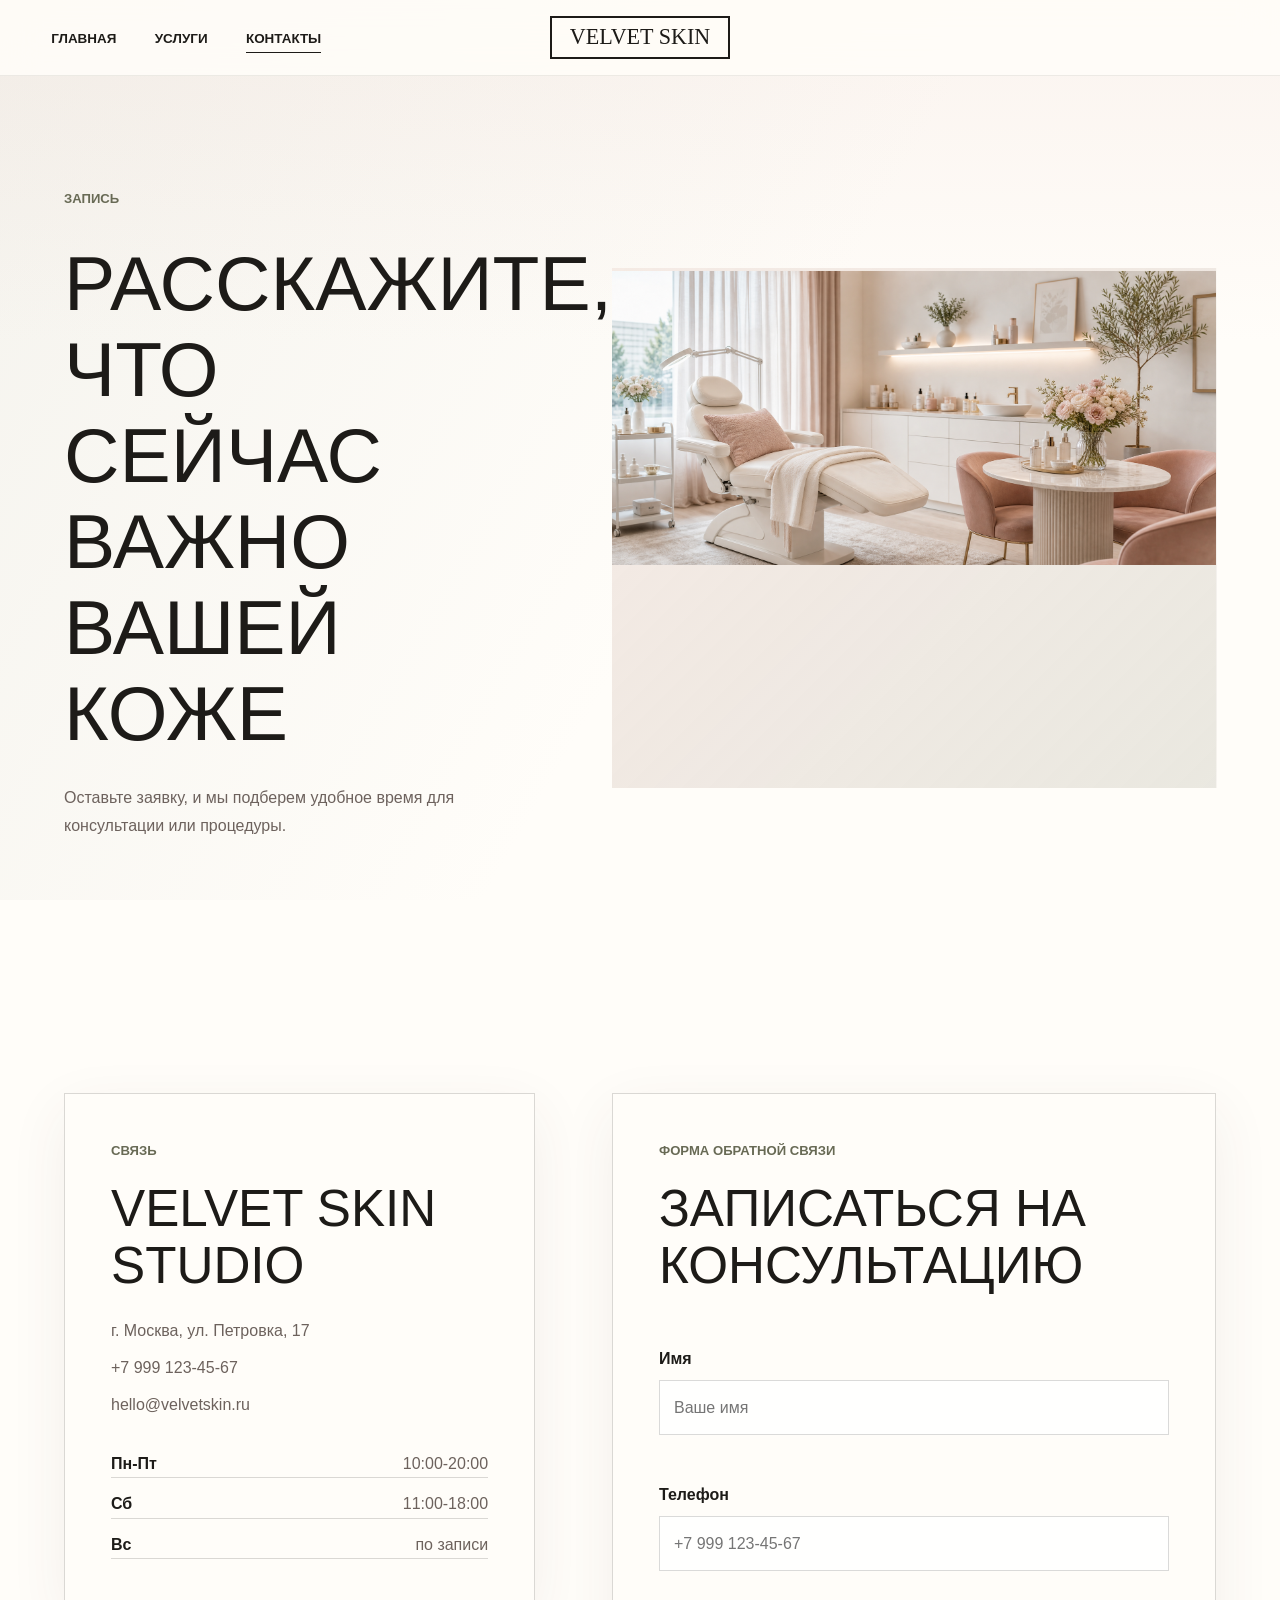
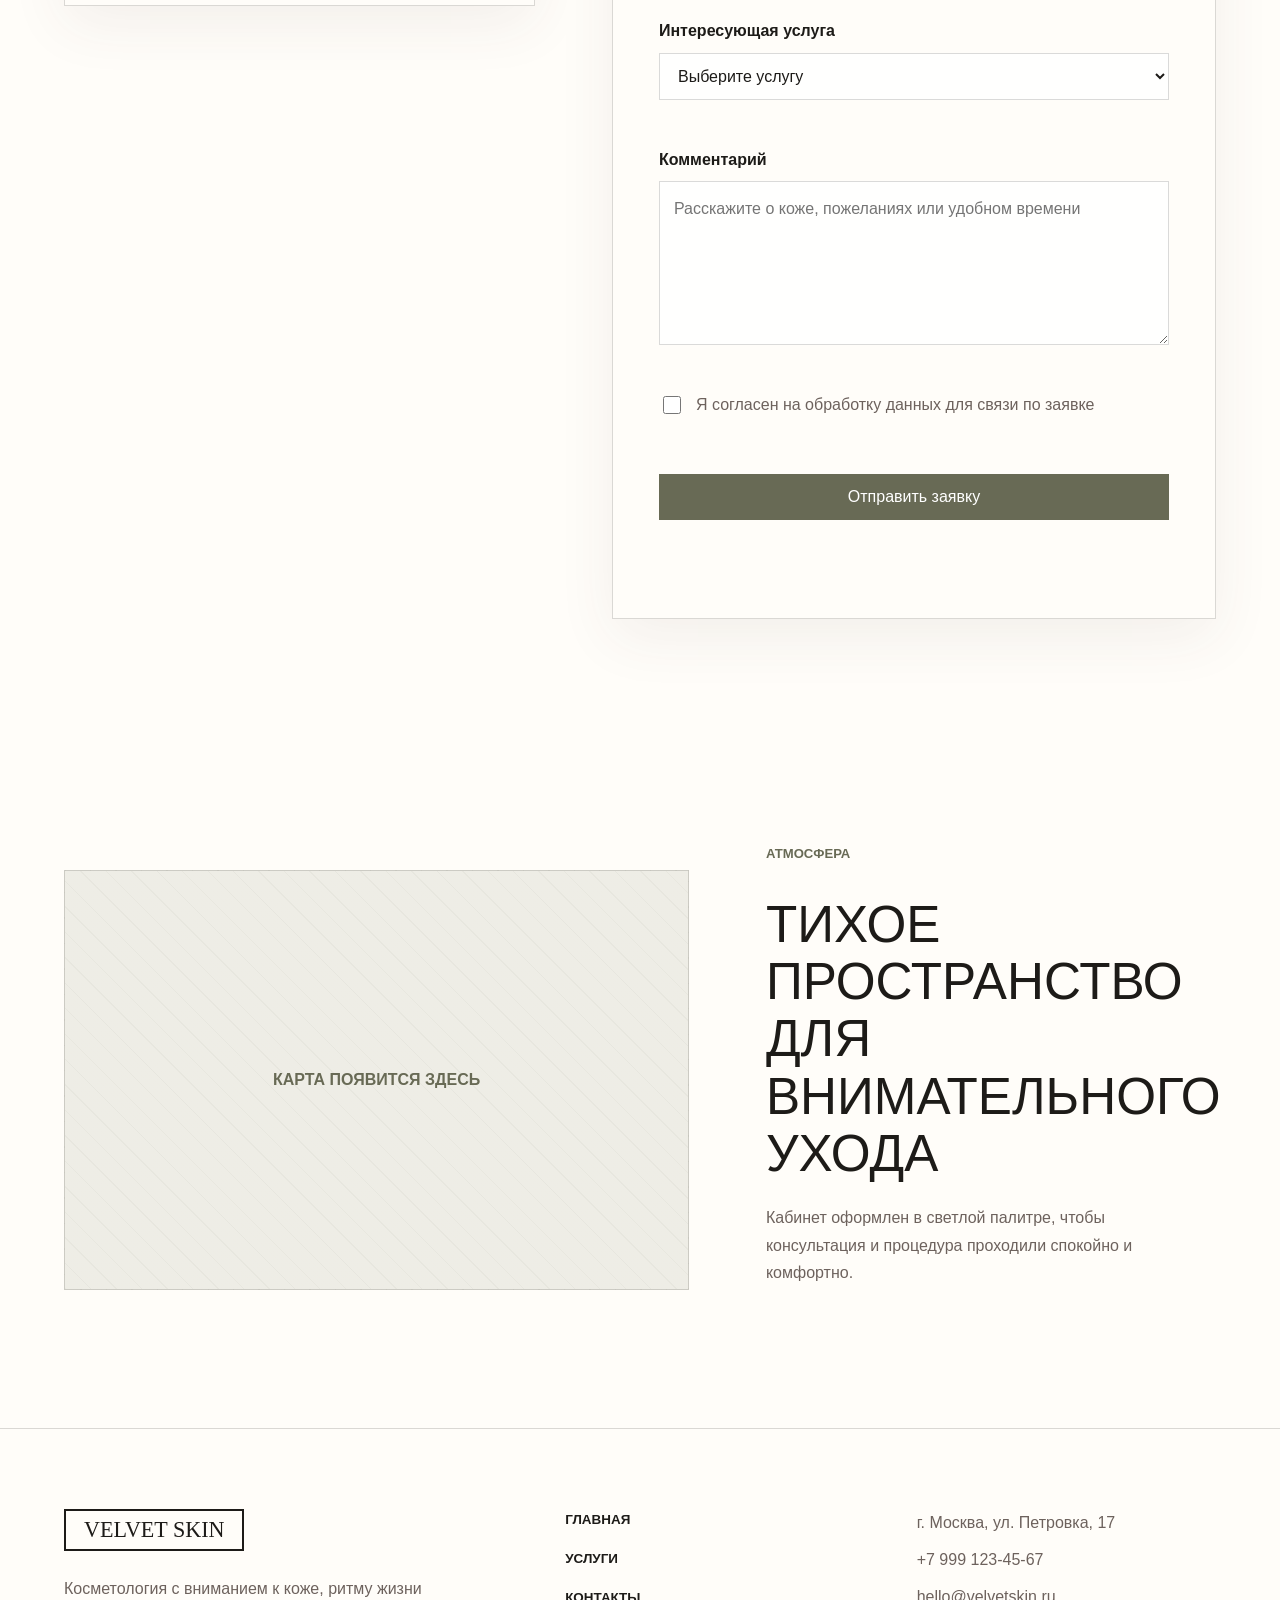
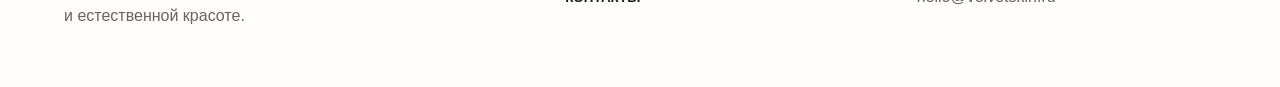
<file: contacts.html>
<!DOCTYPE html>
<html lang="ru">
<head>
  <meta charset="UTF-8">
  <meta name="viewport" content="width=device-width, initial-scale=1.0">
  <meta name="description" content="Контакты косметолога Velvet Skin: запись на консультацию, адрес, телефон и форма обратной связи.">
  <link rel="stylesheet" href="css/style.css">
  <title>Контакты | Velvet Skin</title>
</head>
<body>
  <header class="site-header">
    <a class="logo" href="index.html" aria-label="Velvet Skin, главная страница">Velvet Skin</a>

    <button class="nav-toggle" type="button" aria-label="Открыть меню" aria-expanded="false" aria-controls="site-nav" data-nav-toggle>
      <span></span>
      <span></span>
      <span></span>
    </button>

    <nav class="site-nav" id="site-nav" aria-label="Основная навигация" data-nav>
      <ul>
        <li><a href="index.html">Главная</a></li>
        <li><a href="services.html">Услуги</a></li>
        <li><a href="contacts.html" aria-current="page">Контакты</a></li>
      </ul>
    </nav>
  </header>

  <main>
    <section class="page-hero contacts-hero" aria-labelledby="contacts-title">
      <div class="page-hero-copy" data-reveal>
        <p class="section-kicker">Запись</p>
        <h1 id="contacts-title">Расскажите, что сейчас важно вашей коже</h1>
        <p>Оставьте заявку, и мы подберем удобное время для консультации или процедуры.</p>
      </div>
      <div class="page-hero-media parallax-frame" data-parallax>
        <img src="assets/images/clinic-room.png" alt="Светлый косметологический кабинет для консультации">
      </div>
    </section>

    <section class="contact-section" aria-labelledby="contact-form-title">
      <div class="contact-details" data-reveal>
        <p class="section-kicker">Связь</p>
        <h2>Velvet Skin Studio</h2>
        <address>
          <span>г. Москва, ул. Петровка, 17</span>
          <a href="tel:+79991234567">+7 999 123-45-67</a>
          <a href="mailto:hello@velvetskin.ru">hello@velvetskin.ru</a>
        </address>
        <dl class="schedule-list">
          <div>
            <dt>Пн-Пт</dt>
            <dd>10:00-20:00</dd>
          </div>
          <div>
            <dt>Сб</dt>
            <dd>11:00-18:00</dd>
          </div>
          <div>
            <dt>Вс</dt>
            <dd>по записи</dd>
          </div>
        </dl>
      </div>

      <form class="contact-form" id="contact-form" action="#" method="post" novalidate data-contact-form>
        <div class="form-heading">
          <p class="section-kicker">Форма обратной связи</p>
          <h2 id="contact-form-title">Записаться на консультацию</h2>
        </div>

        <div class="form-field">
          <label for="name">Имя</label>
          <input type="text" id="name" name="name" autocomplete="name" required minlength="2" placeholder="Ваше имя">
          <span class="form-error" data-error-for="name"></span>
        </div>

        <div class="form-field">
          <label for="phone">Телефон</label>
          <input type="tel" id="phone" name="phone" autocomplete="tel" required placeholder="+7 999 123-45-67">
          <span class="form-error" data-error-for="phone"></span>
        </div>

        <div class="form-field">
          <label for="service">Интересующая услуга</label>
          <select id="service" name="service" required>
            <option value="">Выберите услугу</option>
            <option value="cleansing">Атравматичная чистка</option>
            <option value="hydration">Увлажняющий уход</option>
            <option value="barrier">Восстановление барьера</option>
            <option value="anti-age">Антивозрастная программа</option>
            <option value="consultation">Нужна консультация</option>
          </select>
          <span class="form-error" data-error-for="service"></span>
        </div>

        <div class="form-field">
          <label for="message">Комментарий</label>
          <textarea id="message" name="message" rows="5" placeholder="Расскажите о коже, пожеланиях или удобном времени"></textarea>
          <span class="form-error" data-error-for="message"></span>
        </div>

        <label class="form-consent" for="consent">
          <input type="checkbox" id="consent" name="consent" required>
          <span>Я согласен на обработку данных для связи по заявке</span>
        </label>
        <span class="form-error" data-error-for="consent"></span>

        <button class="button button-primary" type="submit">Отправить заявку</button>
        <p class="form-status" aria-live="polite" data-form-status></p>
      </form>
    </section>

    <section class="studio-location layered-section" aria-labelledby="location-title">
      <div class="location-map" aria-label="Зона карты">
        <p>Карта появится здесь</p>
      </div>
      <div class="location-copy" data-reveal>
        <p class="section-kicker">Атмосфера</p>
        <h2 id="location-title">Тихое пространство для внимательного ухода</h2>
        <p>Кабинет оформлен в светлой палитре, чтобы консультация и процедура проходили спокойно и комфортно.</p>
      </div>
    </section>
  </main>

  <footer class="site-footer">
    <div class="footer-brand">
      <a class="logo" href="index.html">Velvet Skin</a>
      <p>Косметология с вниманием к коже, ритму жизни и естественной красоте.</p>
    </div>
    <nav class="footer-nav" aria-label="Навигация в подвале">
      <a href="index.html">Главная</a>
      <a href="services.html">Услуги</a>
      <a href="contacts.html">Контакты</a>
    </nav>
    <address class="footer-contacts">
      <span>г. Москва, ул. Петровка, 17</span>
      <a href="tel:+79991234567">+7 999 123-45-67</a>
      <a href="mailto:hello@velvetskin.ru">hello@velvetskin.ru</a>
    </address>
  </footer>
  <script src="js/script.js" defer></script>
</body>
</html>
</file>
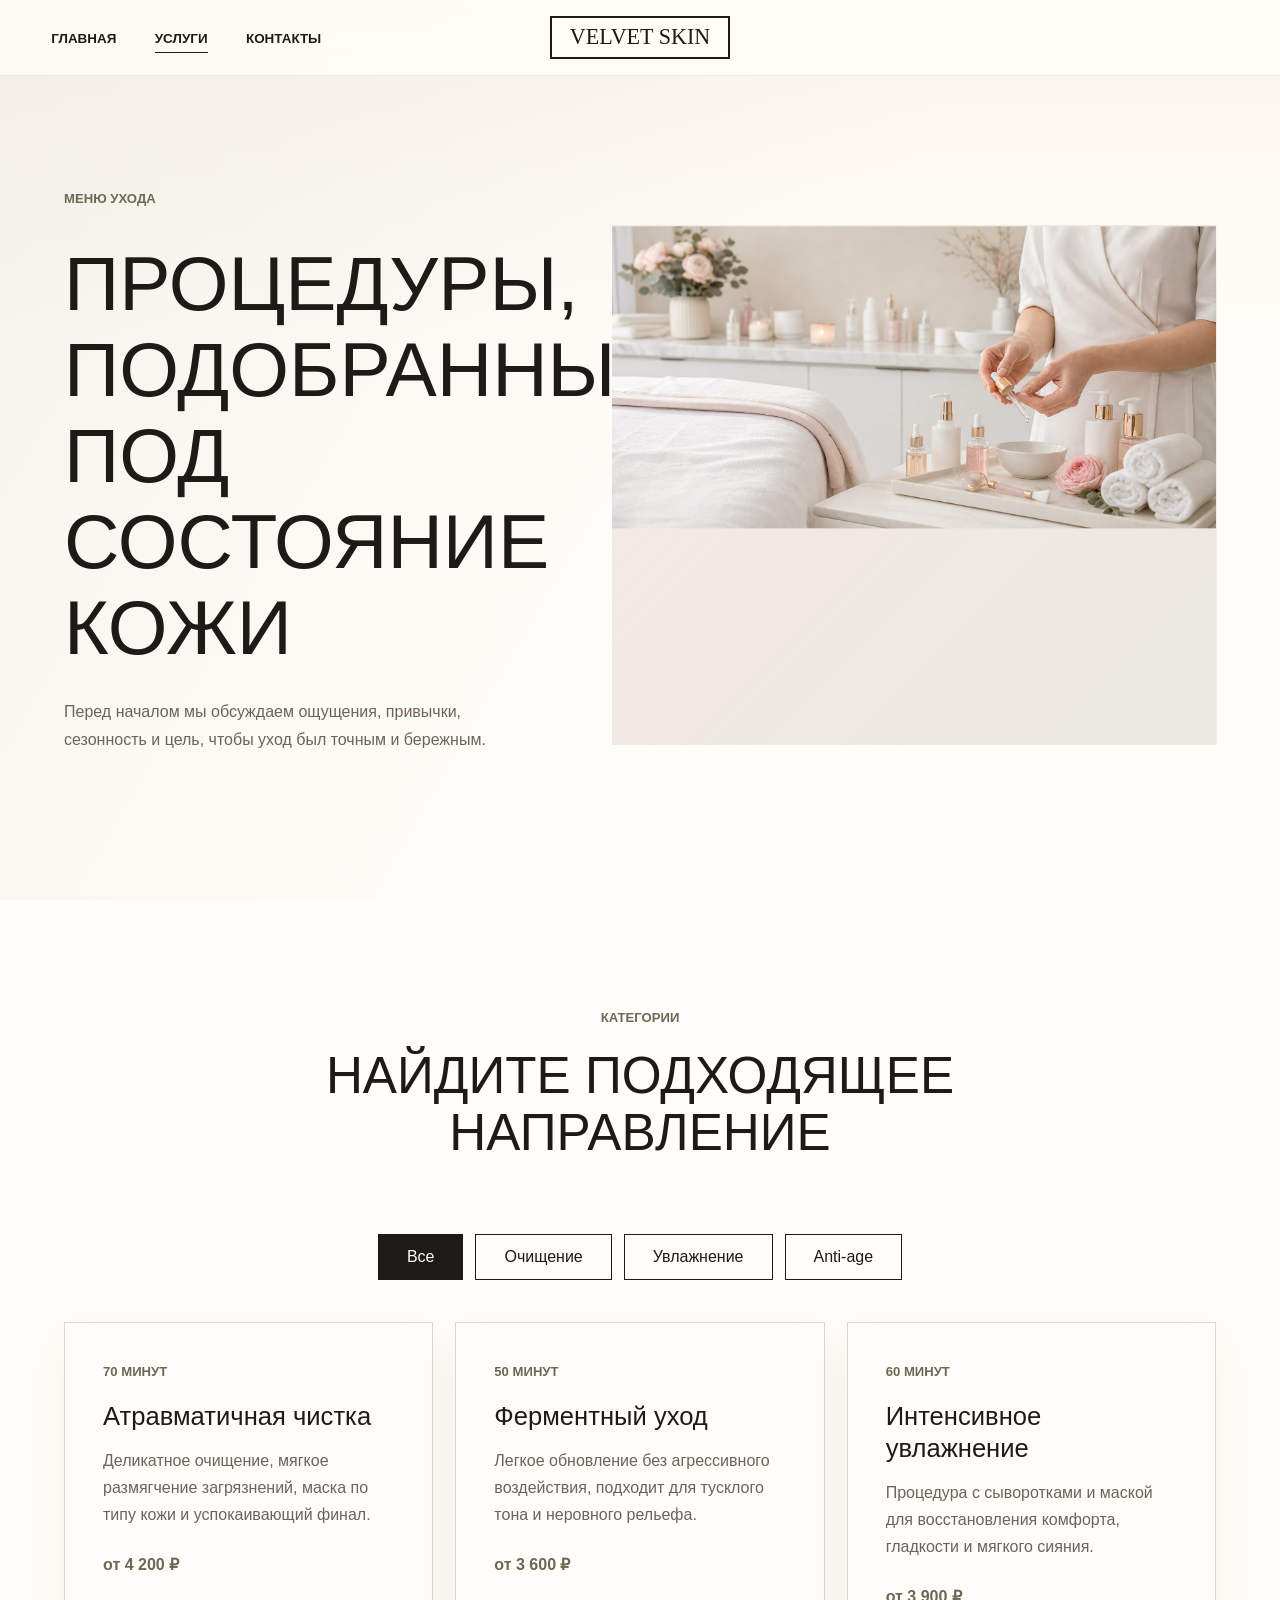
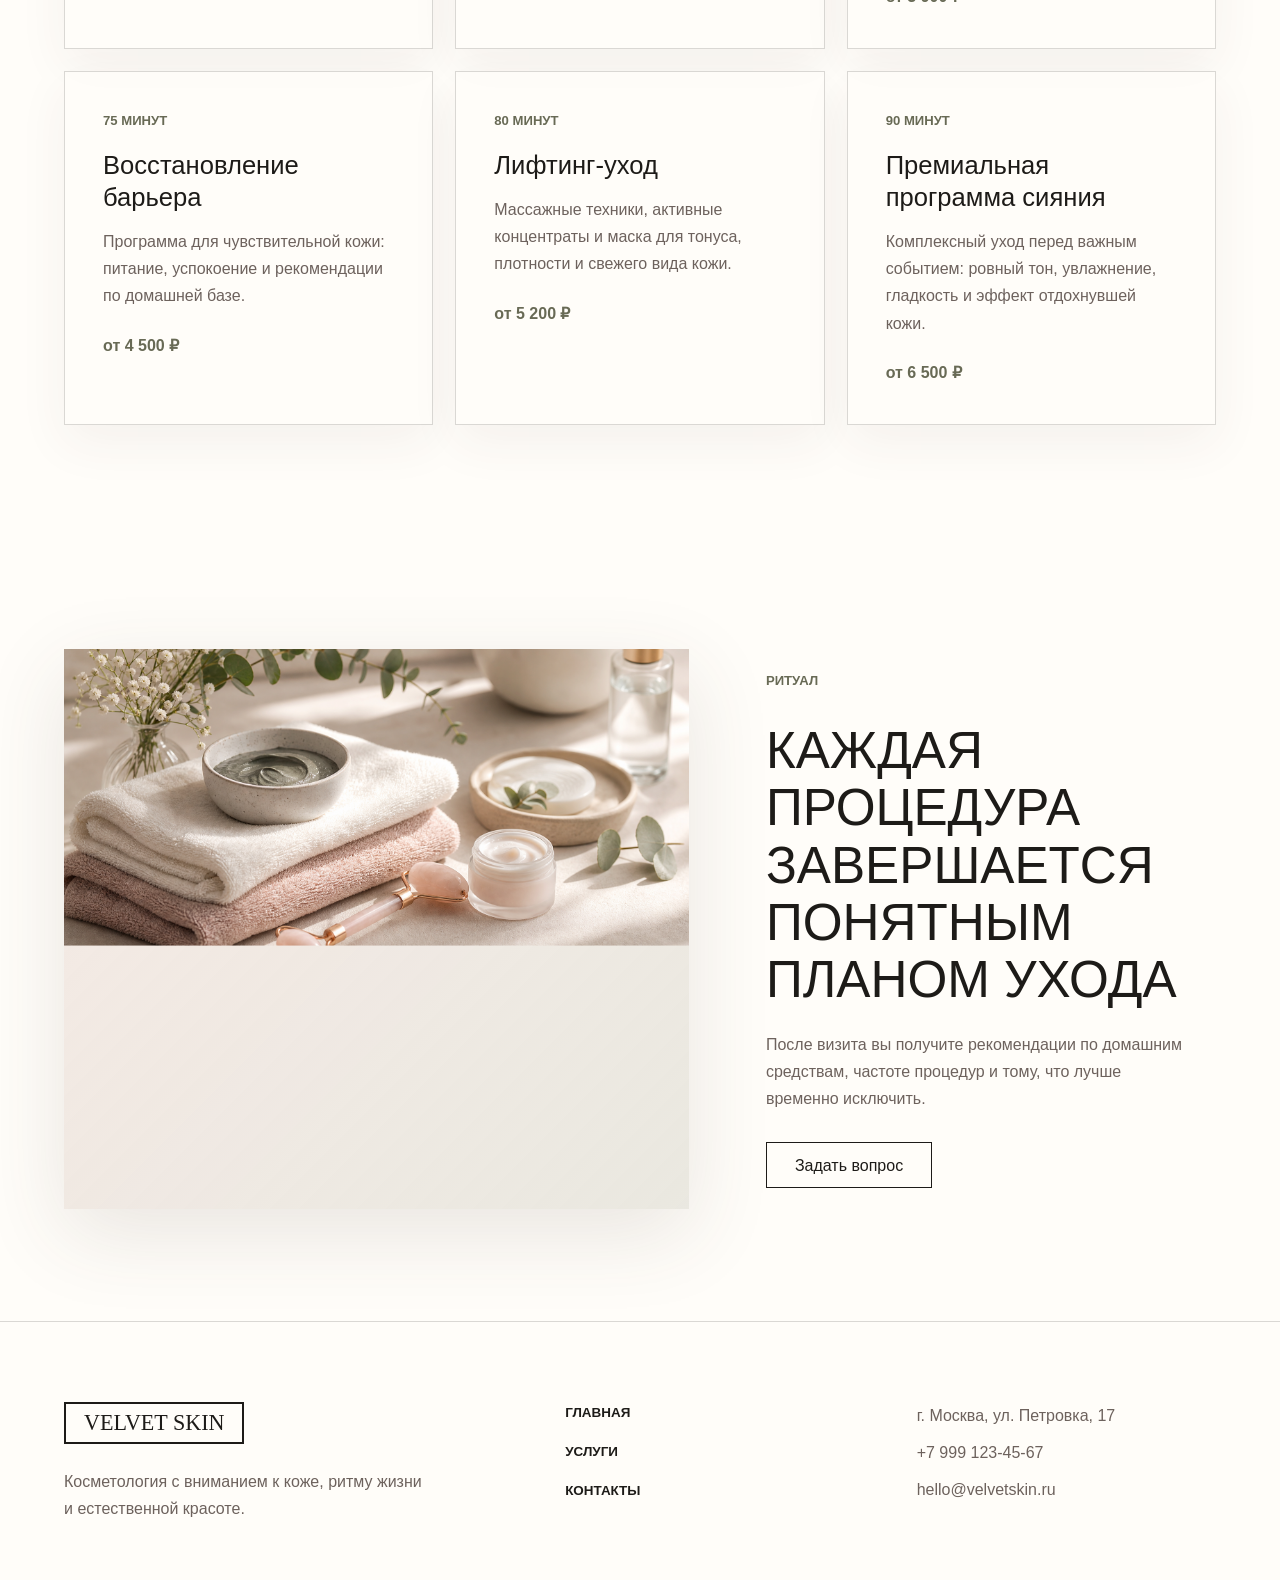
<file: services.html>
<!DOCTYPE html>
<html lang="ru">
<head>
  <meta charset="UTF-8">
  <meta name="viewport" content="width=device-width, initial-scale=1.0">
  <meta name="description" content="Услуги косметолога: чистка лица, увлажняющий уход, восстановление барьера и антивозрастные программы.">
  <link rel="stylesheet" href="css/style.css">
  <title>Услуги | Velvet Skin</title>
</head>
<body>
  <header class="site-header">
    <a class="logo" href="index.html" aria-label="Velvet Skin, главная страница">Velvet Skin</a>

    <button class="nav-toggle" type="button" aria-label="Открыть меню" aria-expanded="false" aria-controls="site-nav" data-nav-toggle>
      <span></span>
      <span></span>
      <span></span>
    </button>

    <nav class="site-nav" id="site-nav" aria-label="Основная навигация" data-nav>
      <ul>
        <li><a href="index.html">Главная</a></li>
        <li><a href="services.html" aria-current="page">Услуги</a></li>
        <li><a href="contacts.html">Контакты</a></li>
      </ul>
    </nav>
  </header>

  <main>
    <section class="page-hero services-hero" aria-labelledby="services-title">
      <div class="page-hero-copy" data-reveal>
        <p class="section-kicker">Меню ухода</p>
        <h1 id="services-title">Процедуры, подобранные под состояние кожи</h1>
        <p>Перед началом мы обсуждаем ощущения, привычки, сезонность и цель, чтобы уход был точным и бережным.</p>
      </div>
      <div class="page-hero-media parallax-frame" data-parallax>
        <img src="assets/images/services-hero.png" alt="Косметолог подбирает уходовые средства для процедуры">
      </div>
    </section>

    <section class="service-filter-section" aria-labelledby="service-filter-title">
      <div class="section-heading" data-reveal>
        <p class="section-kicker">Категории</p>
        <h2 id="service-filter-title">Найдите подходящее направление</h2>
      </div>

      <div class="service-tabs" role="tablist" aria-label="Категории услуг" data-service-tabs>
        <button type="button" role="tab" aria-selected="true" data-service-filter="all">Все</button>
        <button type="button" role="tab" aria-selected="false" data-service-filter="cleansing">Очищение</button>
        <button type="button" role="tab" aria-selected="false" data-service-filter="hydration">Увлажнение</button>
        <button type="button" role="tab" aria-selected="false" data-service-filter="anti-age">Anti-age</button>
      </div>

      <div class="services-grid" data-services-grid>
        <article class="service-card" id="cleansing" data-service-category="cleansing" data-reveal>
          <p class="service-time">70 минут</p>
          <h3>Атравматичная чистка</h3>
          <p>Деликатное очищение, мягкое размягчение загрязнений, маска по типу кожи и успокаивающий финал.</p>
          <span class="service-price">от 4 200 ₽</span>
        </article>

        <article class="service-card" data-service-category="cleansing" data-reveal>
          <p class="service-time">50 минут</p>
          <h3>Ферментный уход</h3>
          <p>Легкое обновление без агрессивного воздействия, подходит для тусклого тона и неровного рельефа.</p>
          <span class="service-price">от 3 600 ₽</span>
        </article>

        <article class="service-card" id="hydration" data-service-category="hydration" data-reveal>
          <p class="service-time">60 минут</p>
          <h3>Интенсивное увлажнение</h3>
          <p>Процедура с сыворотками и маской для восстановления комфорта, гладкости и мягкого сияния.</p>
          <span class="service-price">от 3 900 ₽</span>
        </article>

        <article class="service-card" data-service-category="hydration" data-reveal>
          <p class="service-time">75 минут</p>
          <h3>Восстановление барьера</h3>
          <p>Программа для чувствительной кожи: питание, успокоение и рекомендации по домашней базе.</p>
          <span class="service-price">от 4 500 ₽</span>
        </article>

        <article class="service-card" id="anti-age" data-service-category="anti-age" data-reveal>
          <p class="service-time">80 минут</p>
          <h3>Лифтинг-уход</h3>
          <p>Массажные техники, активные концентраты и маска для тонуса, плотности и свежего вида кожи.</p>
          <span class="service-price">от 5 200 ₽</span>
        </article>

        <article class="service-card" data-service-category="anti-age" data-reveal>
          <p class="service-time">90 минут</p>
          <h3>Премиальная программа сияния</h3>
          <p>Комплексный уход перед важным событием: ровный тон, увлажнение, гладкость и эффект отдохнувшей кожи.</p>
          <span class="service-price">от 6 500 ₽</span>
        </article>
      </div>
    </section>

    <section class="ritual-section layered-section" aria-labelledby="ritual-title">
      <div class="ritual-media parallax-frame" data-parallax>
        <img src="assets/images/ritual-care.png" alt="Косметологический ритуал с уходовыми средствами и полотенцами">
      </div>
      <div class="ritual-copy" data-reveal>
        <p class="section-kicker">Ритуал</p>
        <h2 id="ritual-title">Каждая процедура завершается понятным планом ухода</h2>
        <p>После визита вы получите рекомендации по домашним средствам, частоте процедур и тому, что лучше временно исключить.</p>
        <a class="button button-outline" href="contacts.html">Задать вопрос</a>
      </div>
    </section>
  </main>

  <footer class="site-footer">
    <div class="footer-brand">
      <a class="logo" href="index.html">Velvet Skin</a>
      <p>Косметология с вниманием к коже, ритму жизни и естественной красоте.</p>
    </div>
    <nav class="footer-nav" aria-label="Навигация в подвале">
      <a href="index.html">Главная</a>
      <a href="services.html">Услуги</a>
      <a href="contacts.html">Контакты</a>
    </nav>
    <address class="footer-contacts">
      <span>г. Москва, ул. Петровка, 17</span>
      <a href="tel:+79991234567">+7 999 123-45-67</a>
      <a href="mailto:hello@velvetskin.ru">hello@velvetskin.ru</a>
    </address>
  </footer>
  <script src="js/script.js" defer></script>
</body>
</html>
</file>
<file: css/style.css>
:root {
  --color-cream: #fbf7f2;
  --color-ivory: #fffdf9;
  --color-powder: #ead2cb;
  --color-blush: #d9aaa4;
  --color-mist: #d9d9cf;
  --color-sage: #686a55;
  --color-graphite: #1d1b18;
  --color-muted: #6d625d;
  --color-line: rgba(29, 27, 24, 0.16);
  --shadow-soft: 0 24px 80px rgba(78, 58, 50, 0.12);
  --max-width: 1180px;
  --section-space: 112px;
  --ease: cubic-bezier(0.22, 1, 0.36, 1);
}

* {
  box-sizing: border-box;
}

html {
  scroll-behavior: smooth;
}

body {
  margin: 0;
  color: var(--color-graphite);
  background: var(--color-ivory);
  font-family: "Inter", "Segoe UI", Arial, sans-serif;
  line-height: 1.7;
  text-rendering: optimizeLegibility;
}

body::before {
  content: "";
  position: fixed;
  inset: 0;
  z-index: -2;
  background:
    linear-gradient(180deg, rgba(234, 210, 203, 0.22), transparent 38%),
    linear-gradient(120deg, rgba(217, 217, 207, 0.28), transparent 56%),
    var(--color-ivory);
}

img {
  display: block;
  width: 100%;
  height: 100%;
  object-fit: cover;
}

a {
  color: inherit;
  text-decoration: none;
}

button,
input,
select,
textarea {
  font: inherit;
}

.site-header {
  position: sticky;
  top: 0;
  z-index: 50;
  display: grid;
  grid-template-columns: 1fr auto 1fr;
  align-items: center;
  min-height: 76px;
  padding: 0 clamp(18px, 4vw, 58px);
  background: rgba(255, 253, 249, 0.88);
  border-bottom: 1px solid rgba(29, 27, 24, 0.08);
  backdrop-filter: blur(18px);
}

.logo {
  justify-self: center;
  display: inline-flex;
  align-items: center;
  justify-content: center;
  min-width: 154px;
  padding: 8px 18px;
  border: 2px solid var(--color-graphite);
  color: var(--color-graphite);
  font-family: Georgia, "Times New Roman", serif;
  font-size: 1.38rem;
  line-height: 1;
  text-transform: uppercase;
  letter-spacing: 0;
}

.site-header > .logo {
  grid-column: 2;
}

.site-nav {
  grid-column: 1;
  grid-row: 1;
}

.site-nav ul {
  display: flex;
  align-items: center;
  gap: clamp(18px, 3vw, 42px);
  margin: 0;
  padding: 0;
  list-style: none;
}

.site-nav a,
.footer-nav a {
  position: relative;
  font-size: 0.84rem;
  font-weight: 600;
  text-transform: uppercase;
  letter-spacing: 0;
}

.site-nav a::after,
.footer-nav a::after {
  content: "";
  position: absolute;
  left: 0;
  right: 0;
  bottom: -7px;
  height: 1px;
  background: currentColor;
  transform: scaleX(0);
  transform-origin: right;
  transition: transform 240ms var(--ease);
}

.site-nav a:hover::after,
.site-nav a:focus-visible::after,
.site-nav a[aria-current="page"]::after,
.footer-nav a:hover::after,
.footer-nav a:focus-visible::after {
  transform: scaleX(1);
  transform-origin: left;
}

.nav-toggle {
  display: none;
  justify-self: end;
  width: 44px;
  height: 44px;
  padding: 0;
  border: 1px solid var(--color-line);
  border-radius: 50%;
  background: rgba(255, 253, 249, 0.86);
  cursor: pointer;
}

.nav-toggle span {
  display: block;
  width: 18px;
  height: 1px;
  margin: 5px auto;
  background: var(--color-graphite);
  transition: transform 220ms var(--ease), opacity 220ms var(--ease);
}

.nav-toggle.is-open span:nth-child(1) {
  transform: translateY(6px) rotate(45deg);
}

.nav-toggle.is-open span:nth-child(2) {
  opacity: 0;
}

.nav-toggle.is-open span:nth-child(3) {
  transform: translateY(-6px) rotate(-45deg);
}

main {
  overflow: clip;
}

section {
  position: relative;
  padding: var(--section-space) clamp(20px, 5vw, 72px);
}

.hero,
.page-hero,
.slider-section,
.featured-services,
.care-tips,
.service-filter-section,
.contact-section,
.three-section,
.ritual-section,
.studio-location,
.philosophy {
  max-width: calc(var(--max-width) + 144px);
  margin-inline: auto;
}

.hero {
  display: grid;
  grid-template-columns: minmax(0, 1.15fr) minmax(320px, 0.85fr);
  align-items: center;
  min-height: calc(100vh - 76px);
  gap: clamp(24px, 5vw, 72px);
  padding-top: 72px;
}

.hero-media {
  min-height: 620px;
}

.hero-content {
  max-width: 560px;
  margin-left: -120px;
  padding: 52px 0 52px 64px;
  background: linear-gradient(90deg, rgba(255, 253, 249, 0.9), rgba(255, 253, 249, 0.62));
}

.section-kicker {
  margin: 0 0 18px;
  color: var(--color-sage);
  font-size: 0.82rem;
  font-weight: 700;
  text-transform: uppercase;
  letter-spacing: 0;
}

h1,
h2,
h3,
p {
  margin-top: 0;
}

h1,
h2 {
  font-weight: 400;
  line-height: 1.12;
  text-transform: uppercase;
  letter-spacing: 0;
}

h1 {
  margin-bottom: 28px;
  font-size: clamp(2.5rem, 6vw, 5.5rem);
}

h2 {
  margin-bottom: 22px;
  font-size: clamp(2rem, 4vw, 3.65rem);
}

h3 {
  margin-bottom: 14px;
  font-size: clamp(1.25rem, 2vw, 1.8rem);
  font-weight: 400;
  line-height: 1.25;
}

p {
  color: var(--color-muted);
}

.hero-content p:not(.section-kicker),
.page-hero-copy p,
.three-copy p,
.ritual-copy p,
.location-copy p {
  max-width: 48ch;
  margin-bottom: 30px;
}

.button,
.slider-button,
.service-tabs button,
.contact-form button {
  display: inline-flex;
  align-items: center;
  justify-content: center;
  min-height: 46px;
  padding: 0 28px;
  border: 1px solid var(--color-graphite);
  background: transparent;
  color: var(--color-graphite);
  cursor: pointer;
  transition:
    background-color 220ms var(--ease),
    color 220ms var(--ease),
    border-color 220ms var(--ease),
    transform 220ms var(--ease);
}

.button:hover,
.slider-button:hover,
.service-tabs button:hover,
.contact-form button:hover {
  transform: translateY(-2px);
}

.button-primary,
.contact-form button {
  border-color: var(--color-sage);
  background: var(--color-sage);
  color: #fff;
}

.button-primary:hover,
.contact-form button:hover {
  background: var(--color-graphite);
  border-color: var(--color-graphite);
}

.button-outline:hover,
.slider-button:hover,
.service-tabs button:hover,
.service-tabs button[aria-selected="true"] {
  background: var(--color-graphite);
  color: #fff;
}

.parallax-frame {
  position: relative;
  overflow: hidden;
  background:
    linear-gradient(135deg, rgba(234, 210, 203, 0.34), rgba(217, 217, 207, 0.5)),
    var(--color-cream);
  box-shadow: var(--shadow-soft);
}

.parallax-frame::after {
  content: "";
  position: absolute;
  inset: 0;
  background: linear-gradient(115deg, transparent 18%, rgba(255, 255, 255, 0.32) 45%, transparent 72%);
  opacity: 0;
  transform: translateX(-36%);
  transition: opacity 320ms var(--ease), transform 700ms var(--ease);
  pointer-events: none;
}

.parallax-frame:hover::after {
  opacity: 1;
  transform: translateX(36%);
}

.parallax-frame img {
  min-height: 112%;
  transform: translateY(var(--parallax-y, 0));
  transition: transform 120ms linear;
}

.section-heading {
  max-width: 760px;
  margin: 0 auto 72px;
  text-align: center;
}

.home-slider {
  position: relative;
  display: grid;
  gap: 28px;
}

.slide {
  display: none;
  grid-template-columns: minmax(280px, 0.75fr) minmax(0, 1.25fr);
  align-items: center;
  gap: clamp(32px, 7vw, 104px);
  min-height: 520px;
}

.slide.is-active {
  display: grid;
  animation: fadeUp 700ms var(--ease) both;
}

.slide-copy {
  max-width: 420px;
  justify-self: end;
}

.slide-media {
  min-height: 520px;
}

.slider-controls {
  display: flex;
  justify-content: center;
  gap: 14px;
}

.philosophy {
  --layer-progress: 0;
  display: grid;
  grid-template-columns: 1fr 0.8fr;
  gap: clamp(32px, 7vw, 110px);
  align-items: end;
  max-width: none;
  margin-top: 36px;
  background: var(--color-mist);
  overflow: hidden;
}

.philosophy::before {
  content: "";
  position: absolute;
  inset: 0;
  background:
    linear-gradient(90deg, rgba(255, 253, 249, 0.2), transparent 38%),
    linear-gradient(135deg, transparent 0 42%, rgba(234, 210, 203, 0.34) 42% 58%, transparent 58%);
  opacity: calc(0.18 + var(--layer-progress) * 0.46);
  transform: translateY(calc(var(--layer-progress) * -34px));
  pointer-events: none;
}

.philosophy.layered-section {
  z-index: 1;
  min-height: 64vh;
  padding-bottom: 160px;
}

.philosophy-copy {
  position: relative;
  max-width: 680px;
  margin-left: auto;
  --reveal-visible-y: calc(var(--layer-progress, 0) * -20px);
}

.philosophy-note {
  position: relative;
  max-width: 430px;
  padding: 34px;
  background: rgba(255, 253, 249, 0.7);
  border: 1px solid rgba(29, 27, 24, 0.1);
  --reveal-visible-y: calc(var(--layer-progress, 0) * 18px);
}

.featured-services {
  z-index: 2;
  max-width: calc(var(--max-width) + 64px);
  margin-top: -96px;
  background: var(--color-ivory);
  border: 1px solid rgba(29, 27, 24, 0.08);
  box-shadow: 0 -24px 70px rgba(78, 58, 50, 0.08);
}

.section-layer {
  z-index: 2;
}

.service-preview-grid,
.tips-grid,
.services-grid {
  display: grid;
  grid-template-columns: repeat(3, minmax(0, 1fr));
  gap: 22px;
}

.service-card,
.tip-card {
  position: relative;
  overflow: hidden;
  min-height: 280px;
  padding: clamp(24px, 4vw, 38px);
  background: rgba(255, 253, 249, 0.78);
  border: 1px solid var(--color-line);
  box-shadow: 0 18px 48px rgba(78, 58, 50, 0.06);
  transition:
    transform 260ms var(--ease),
    border-color 260ms var(--ease),
    box-shadow 260ms var(--ease);
}

.service-card::before,
.tip-card::before {
  content: "";
  position: absolute;
  inset: 0 0 auto;
  height: 3px;
  background: linear-gradient(90deg, var(--color-powder), var(--color-sage));
  transform: scaleX(0);
  transform-origin: left;
  transition: transform 320ms var(--ease);
}

.service-card:hover,
.tip-card:hover {
  --reveal-visible-y: -8px;
  border-color: rgba(104, 106, 85, 0.42);
  box-shadow: 0 26px 64px rgba(78, 58, 50, 0.13);
}

.service-card:hover::before,
.tip-card:hover::before {
  transform: scaleX(1);
}

.service-card a {
  display: inline-flex;
  margin-top: 18px;
  border-bottom: 1px solid currentColor;
  color: var(--color-sage);
  font-weight: 700;
}

.three-section {
  display: grid;
  grid-template-columns: minmax(260px, 0.78fr) minmax(320px, 1fr);
  gap: clamp(28px, 6vw, 88px);
  align-items: center;
  background: linear-gradient(90deg, rgba(234, 210, 203, 0.32), rgba(255, 253, 249, 0));
}

.three-stage {
  position: relative;
  overflow: hidden;
  min-height: 480px;
  display: grid;
  place-items: center;
  border: 1px solid rgba(29, 27, 24, 0.12);
  background:
    radial-gradient(circle at 38% 28%, rgba(255, 255, 255, 0.92), transparent 26%),
    linear-gradient(145deg, rgba(234, 210, 203, 0.72), rgba(217, 217, 207, 0.72));
  box-shadow: var(--shadow-soft);
  animation: softFloat 7s var(--ease) infinite alternate;
}

.three-stage canvas {
  position: absolute;
  inset: 0;
  width: 100% !important;
  height: 100% !important;
}

.three-stage.is-three-ready .three-fallback {
  opacity: 0;
  visibility: hidden;
  transform: translateY(16px);
}

.three-fallback {
  position: relative;
  z-index: 1;
  max-width: 340px;
  padding: 36px;
  text-align: center;
  background: rgba(255, 253, 249, 0.66);
  border: 1px solid rgba(255, 255, 255, 0.62);
  transition: opacity 280ms var(--ease), visibility 280ms var(--ease), transform 280ms var(--ease);
}

.page-hero {
  display: grid;
  grid-template-columns: minmax(280px, 0.78fr) minmax(320px, 1fr);
  align-items: center;
  gap: clamp(30px, 6vw, 92px);
  min-height: 620px;
}

.page-hero-media {
  min-height: 520px;
}

.service-tabs {
  display: flex;
  flex-wrap: wrap;
  justify-content: center;
  gap: 12px;
  margin-bottom: 42px;
}

.service-time,
.service-price {
  display: block;
  color: var(--color-sage);
  font-weight: 700;
}

.service-time {
  margin-bottom: 18px;
  font-size: 0.82rem;
  text-transform: uppercase;
}

.service-price {
  margin-top: 22px;
}

.service-card.is-hidden {
  display: none;
}

.ritual-section,
.studio-location {
  display: grid;
  grid-template-columns: minmax(320px, 1fr) minmax(280px, 0.72fr);
  align-items: center;
  gap: clamp(30px, 6vw, 88px);
}

.ritual-media {
  min-height: 560px;
}

.contact-section {
  display: grid;
  grid-template-columns: minmax(260px, 0.78fr) minmax(320px, 1fr);
  gap: clamp(30px, 6vw, 88px);
  align-items: start;
}

.contact-details,
.contact-form {
  padding: clamp(28px, 4vw, 46px);
  border: 1px solid var(--color-line);
  background: rgba(255, 253, 249, 0.76);
  box-shadow: 0 18px 56px rgba(78, 58, 50, 0.07);
}

address {
  display: grid;
  gap: 10px;
  color: var(--color-muted);
  font-style: normal;
}

.schedule-list {
  display: grid;
  gap: 12px;
  margin: 32px 0 0;
}

.schedule-list div {
  display: flex;
  justify-content: space-between;
  gap: 24px;
  border-bottom: 1px solid var(--color-line);
}

.schedule-list dt {
  font-weight: 700;
}

.schedule-list dd {
  margin: 0;
  color: var(--color-muted);
}

.contact-form {
  display: grid;
  gap: 18px;
}

.form-heading {
  margin-bottom: 10px;
}

.form-field {
  display: grid;
  gap: 8px;
}

.form-field label {
  font-weight: 700;
}

.form-field input,
.form-field select,
.form-field textarea {
  width: 100%;
  border: 1px solid var(--color-line);
  background: rgba(255, 255, 255, 0.68);
  color: var(--color-graphite);
  padding: 13px 14px;
  outline: none;
  transition: border-color 220ms var(--ease), box-shadow 220ms var(--ease);
}

.form-field input:focus,
.form-field select:focus,
.form-field textarea:focus {
  border-color: var(--color-sage);
  box-shadow: 0 0 0 4px rgba(104, 106, 85, 0.1);
}

.form-field textarea {
  resize: vertical;
}

.form-consent {
  display: flex;
  gap: 12px;
  align-items: flex-start;
  color: var(--color-muted);
}

.form-consent input {
  width: 18px;
  height: 18px;
  margin-top: 5px;
  accent-color: var(--color-sage);
}

.form-error,
.form-status {
  min-height: 20px;
  color: #9a3f3f;
  font-size: 0.9rem;
}

.form-status.is-success {
  color: var(--color-sage);
}

.location-map {
  min-height: 420px;
  display: grid;
  place-items: center;
  background:
    linear-gradient(rgba(255, 253, 249, 0.55), rgba(255, 253, 249, 0.55)),
    repeating-linear-gradient(45deg, rgba(104, 106, 85, 0.13) 0 1px, transparent 1px 18px),
    var(--color-mist);
  border: 1px solid var(--color-line);
}

.location-map p {
  margin: 0;
  color: var(--color-sage);
  font-weight: 700;
  text-transform: uppercase;
}

.site-footer {
  display: grid;
  grid-template-columns: minmax(240px, 1.1fr) minmax(180px, 0.7fr) minmax(220px, 0.8fr);
  gap: clamp(28px, 7vw, 96px);
  padding: 80px clamp(20px, 5vw, 72px) 42px;
  background: var(--color-ivory);
  border-top: 1px solid var(--color-line);
}

.footer-brand .logo {
  margin-bottom: 24px;
}

.footer-brand p {
  max-width: 360px;
}

.footer-nav {
  display: grid;
  align-content: start;
  gap: 16px;
}

.footer-contacts {
  align-content: start;
}

[data-reveal] {
  --reveal-visible-y: 0px;
  opacity: 0;
  transform: translateY(34px);
}

[data-reveal].is-visible {
  opacity: 1;
  transform: translateY(var(--reveal-visible-y));
  transition: opacity 700ms var(--ease), transform 700ms var(--ease);
}

.service-card:nth-child(2),
.tip-card:nth-child(2) {
  transition-delay: 80ms;
}

.service-card:nth-child(3),
.tip-card:nth-child(3) {
  transition-delay: 140ms;
}

.service-card:nth-child(4) {
  transition-delay: 40ms;
}

.service-card:nth-child(5) {
  transition-delay: 110ms;
}

.service-card:nth-child(6) {
  transition-delay: 170ms;
}

body.is-ready .hero-media,
body.is-ready .page-hero-media {
  animation: imageUnveil 900ms var(--ease) both;
}

body.is-ready .hero-content,
body.is-ready .page-hero-copy {
  animation: softSlideIn 820ms 120ms var(--ease) both;
}

body.is-ready .logo {
  animation: logoSettle 620ms var(--ease) both;
}

@keyframes fadeUp {
  from {
    opacity: 0;
    transform: translateY(18px);
  }

  to {
    opacity: 1;
    transform: translateY(0);
  }
}

@keyframes imageUnveil {
  from {
    opacity: 0;
    clip-path: inset(12% 8% 12% 8%);
    transform: scale(0.985);
  }

  to {
    opacity: 1;
    clip-path: inset(0 0 0 0);
    transform: scale(1);
  }
}

@keyframes softSlideIn {
  from {
    opacity: 0;
    transform: translateY(28px);
  }

  to {
    opacity: 1;
    transform: translateY(0);
  }
}

@keyframes logoSettle {
  from {
    opacity: 0;
    transform: translateY(-8px);
  }

  to {
    opacity: 1;
    transform: translateY(0);
  }
}

@keyframes softFloat {
  from {
    transform: translateY(0);
  }

  to {
    transform: translateY(-12px);
  }
}

@media (max-width: 1024px) {
  :root {
    --section-space: 86px;
  }

  .site-header {
    grid-template-columns: 1fr auto;
  }

  .site-header > .logo {
    grid-column: 1;
    justify-self: start;
  }

  .site-nav {
    grid-column: 1 / -1;
    grid-row: 2;
    display: grid;
    grid-template-rows: 0fr;
    overflow: hidden;
    transition: grid-template-rows 260ms var(--ease);
  }

  .site-nav.is-open {
    grid-template-rows: 1fr;
  }

  .site-nav ul {
    min-height: 0;
    flex-direction: column;
    align-items: flex-start;
    gap: 18px;
    padding: 0 0 22px;
  }

  .nav-toggle {
    display: block;
  }

  .hero,
  .page-hero,
  .slide,
  .three-section,
  .ritual-section,
  .studio-location,
  .contact-section,
  .philosophy {
    grid-template-columns: 1fr;
  }

  .hero {
    min-height: auto;
    padding-top: 48px;
  }

  .hero-content {
    margin-left: 0;
    padding: 0;
    background: transparent;
  }

  .hero-media,
  .page-hero-media,
  .slide-media,
  .ritual-media {
    min-height: 440px;
  }

  .slide-copy {
    justify-self: start;
    max-width: 620px;
  }

  .featured-services {
    margin-top: -56px;
  }

  .service-preview-grid,
  .tips-grid,
  .services-grid {
    grid-template-columns: repeat(2, minmax(0, 1fr));
  }

  .site-footer {
    grid-template-columns: 1fr 1fr;
  }
}

@media (max-width: 720px) {
  :root {
    --section-space: 68px;
  }

  .site-header {
    min-height: 68px;
    padding-inline: 16px;
  }

  .logo {
    min-width: 132px;
    padding: 8px 14px;
    font-size: 1.08rem;
  }

  section {
    padding-inline: 18px;
  }

  h1 {
    font-size: 2.35rem;
  }

  h2 {
    font-size: 2rem;
  }

  .hero-media,
  .page-hero-media,
  .slide-media,
  .ritual-media,
  .three-stage,
  .location-map {
    min-height: 340px;
  }

  .section-heading {
    margin-bottom: 42px;
    text-align: left;
  }

  .service-preview-grid,
  .tips-grid,
  .services-grid,
  .site-footer {
    grid-template-columns: 1fr;
  }

  .service-card,
  .tip-card,
  .contact-details,
  .contact-form {
    min-height: auto;
    padding: 24px;
  }

  .slider-controls,
  .service-tabs {
    justify-content: flex-start;
  }

  .button,
  .slider-button,
  .service-tabs button,
  .contact-form button {
    width: 100%;
  }

  .service-tabs button {
    width: auto;
  }

  .site-footer {
    padding-top: 58px;
  }

  .philosophy.layered-section {
    min-height: auto;
    padding-bottom: 86px;
  }

  .featured-services {
    margin-top: -34px;
  }

  [data-reveal] {
    opacity: 1;
    transform: none;
  }
}

@media (prefers-reduced-motion: reduce) {
  *,
  *::before,
  *::after {
    scroll-behavior: auto !important;
    animation-duration: 0.001ms !important;
    animation-iteration-count: 1 !important;
    transition-duration: 0.001ms !important;
  }

  [data-reveal] {
    opacity: 1;
    transform: none;
  }
}
</file>
